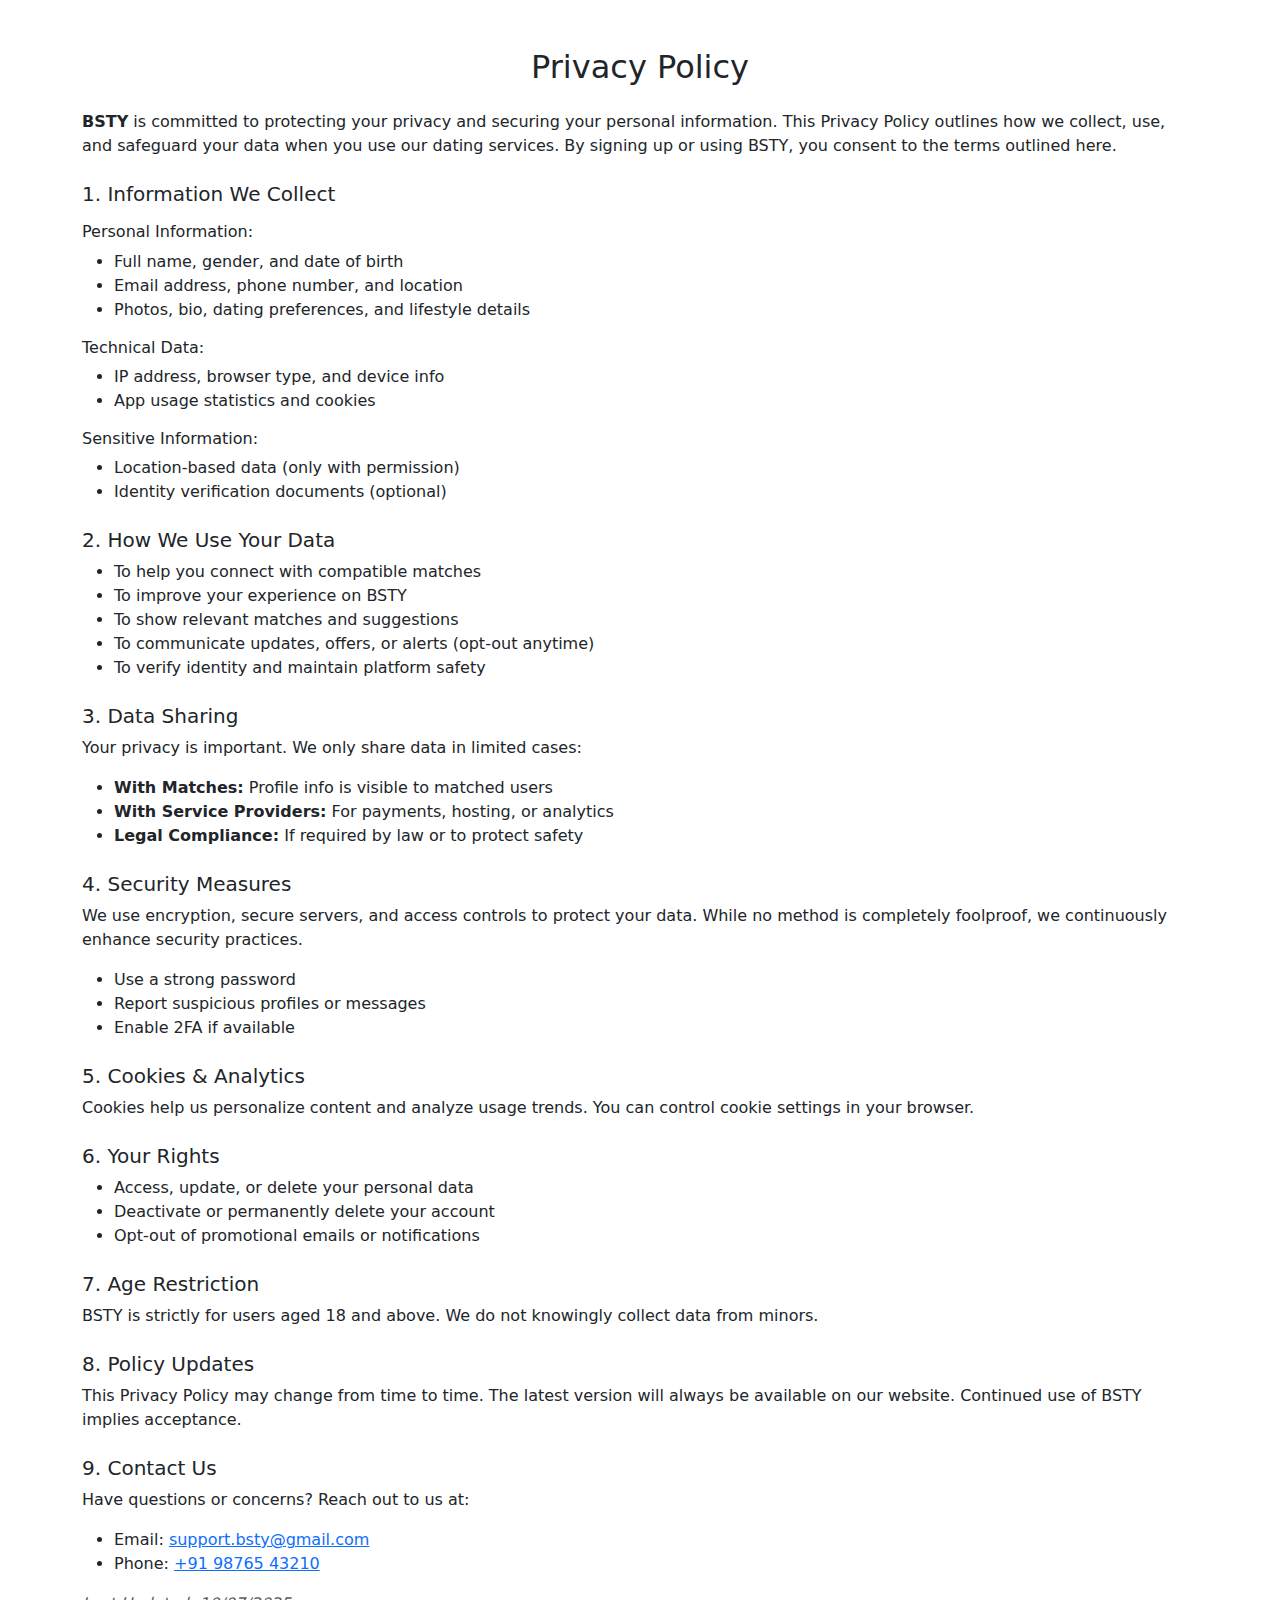
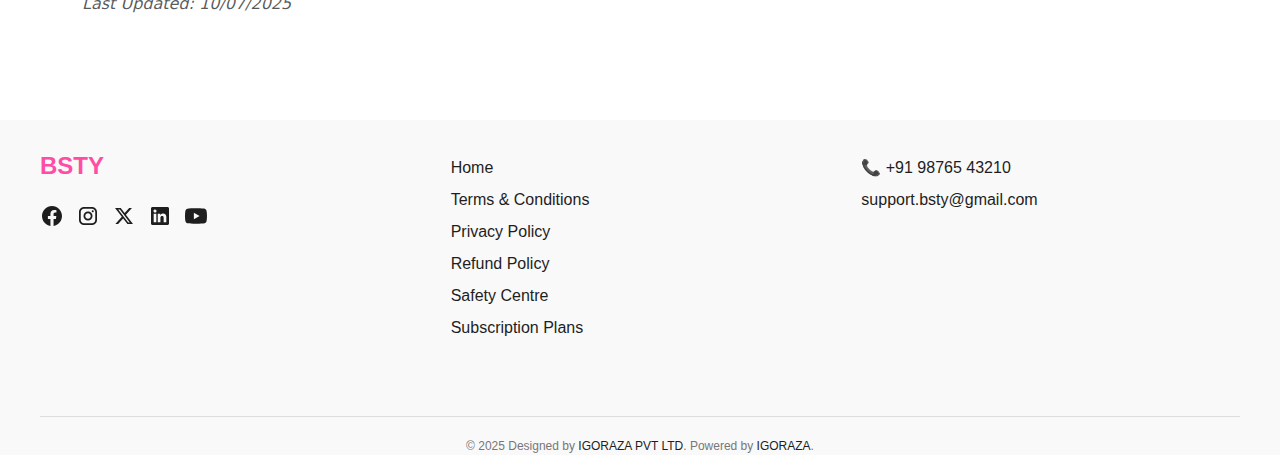
<file: privacypolicy.html>
<!DOCTYPE html>
<html lang="en">

<head>
  <meta charset="utf-8" />
  <meta http-equiv="X-UA-Compatible" content="IE=edge" />
  <title>BSTY – Privacy Policy</title>
  <meta name="viewport" content="width=device-width, initial-scale=1" />

  <!-- SEO Meta -->
  <meta name="description"
    content="BSTY is committed to protecting your privacy. Learn how your personal information is collected, used, and safeguarded on our dating platform." />
  <meta name="keywords" content="BSTY, dating app, privacy policy, user data, secure dating" />
  <meta name="author" content="BSTY" />

  <!-- Open Graph -->
  <meta property="og:title" content="BSTY – Privacy Policy" />
  <meta property="og:description"
    content="Understand how we protect your personal data on BSTY, the modern dating app for genuine connections." />
  <meta property="og:url" content="https://bsty.in" />
  <meta property="og:type" content="website" />
  <meta property="og:image" content="https://bsty.in/images/og-preview.jpg" />

  <!-- Twitter -->
  <meta name="twitter:card" content="summary_large_image" />
  <meta name="twitter:title" content="BSTY – Privacy Policy" />
  <meta name="twitter:description"
    content="BSTY values your privacy. Read how we use and protect your information on our dating platform." />
  <meta name="twitter:image" content="https://bsty.in/images/og-preview.jpg" />

  <link rel="icon" href="images/heart.png" type="image/png" />
  <link href="https://cdn.jsdelivr.net/npm/bootstrap@5.3.3/dist/css/bootstrap.min.css" rel="stylesheet" />
</head>

<body>
  <div class="container py-5">
    <h2 class="mb-4 text-center">Privacy Policy</h2>
    <p><strong>BSTY</strong> is committed to protecting your privacy and securing your personal information. This
      Privacy Policy outlines how we collect, use, and safeguard your data when you use our dating services. By signing
      up or using BSTY, you consent to the terms outlined here.</p>

    <h5 class="mt-4">1. Information We Collect</h5>
    <h6 class="mt-3">Personal Information:</h6>
    <ul>
      <li>Full name, gender, and date of birth</li>
      <li>Email address, phone number, and location</li>
      <li>Photos, bio, dating preferences, and lifestyle details</li>
    </ul>

    <h6 class="mt-3">Technical Data:</h6>
    <ul>
      <li>IP address, browser type, and device info</li>
      <li>App usage statistics and cookies</li>
    </ul>

    <h6 class="mt-3">Sensitive Information:</h6>
    <ul>
      <li>Location-based data (only with permission)</li>
      <li>Identity verification documents (optional)</li>
    </ul>

    <h5 class="mt-4">2. How We Use Your Data</h5>
    <ul>
      <li>To help you connect with compatible matches</li>
      <li>To improve your experience on BSTY</li>
      <li>To show relevant matches and suggestions</li>
      <li>To communicate updates, offers, or alerts (opt-out anytime)</li>
      <li>To verify identity and maintain platform safety</li>
    </ul>

    <h5 class="mt-4">3. Data Sharing</h5>
    <p>Your privacy is important. We only share data in limited cases:</p>
    <ul>
      <li><strong>With Matches:</strong> Profile info is visible to matched users</li>
      <li><strong>With Service Providers:</strong> For payments, hosting, or analytics</li>
      <li><strong>Legal Compliance:</strong> If required by law or to protect safety</li>
    </ul>

    <h5 class="mt-4">4. Security Measures</h5>
    <p>We use encryption, secure servers, and access controls to protect your data. While no method is completely
      foolproof, we continuously enhance security practices.</p>
    <ul>
      <li>Use a strong password</li>
      <li>Report suspicious profiles or messages</li>
      <li>Enable 2FA if available</li>
    </ul>

    <h5 class="mt-4">5. Cookies & Analytics</h5>
    <p>Cookies help us personalize content and analyze usage trends. You can control cookie settings in your browser.
    </p>

    <h5 class="mt-4">6. Your Rights</h5>
    <ul>
      <li>Access, update, or delete your personal data</li>
      <li>Deactivate or permanently delete your account</li>
      <li>Opt-out of promotional emails or notifications</li>
    </ul>

    <h5 class="mt-4">7. Age Restriction</h5>
    <p>BSTY is strictly for users aged 18 and above. We do not knowingly collect data from minors.</p>

    <h5 class="mt-4">8. Policy Updates</h5>
    <p>This Privacy Policy may change from time to time. The latest version will always be available on our website.
      Continued use of BSTY implies acceptance.</p>

    <h5 class="mt-4">9. Contact Us</h5>
    <p>Have questions or concerns? Reach out to us at:</p>
    <ul>
      <li>Email: <a href="mailto:support.bsty@gmail.com">support.bsty@gmail.com</a></li>
      <li>Phone: <a href="tel:+919876543210">+91 98765 43210</a></li>
    </ul>

    <p class="text-muted mt-3"><em>Last Updated: 10/07/2025</em></p>
  </div>

  <!-- Reusable Footer -->
  <footer class="footer-component max-width-full">
    <div class="padding-global">
      <div class="container-large">
        <div class="padding-vertical padding-custom2">
          <div class="footer-grid-layout">

            <!-- LEFT: Logo + Social -->
            <div class="footer-column footer-left">
              <a href="/" class="footer-logo-link w-nav-brand" style="text-decoration: none; color: inherit;">
                <h1 class="logo">BSTY</h1>
              </a>

              <div class="w-layout-grid footer-social-list">
                <div class="icon-embed-xsmall w-embed" style="width: 24px; height: 24px;"> <!-- Facebook -->
                  <svg width="100%" height="100%" viewBox="0 0 24 24" fill="none" xmlns="http://www.w3.org/2000/svg">
                    <path
                      d="M22 12.0611C22 6.50451 17.5229 2 12 2C6.47715 2 2 6.50451 2 12.0611C2 17.0828 5.65684 21.2452 10.4375 22V14.9694H7.89844V12.0611H10.4375V9.84452C10.4375 7.32296 11.9305 5.93012 14.2146 5.93012C15.3088 5.93012 16.4531 6.12663 16.4531 6.12663V8.60261H15.1922C13.95 8.60261 13.5625 9.37822 13.5625 10.1739V12.0611H16.3359L15.8926 14.9694H13.5625V22C18.3432 21.2452 22 17.083 22 12.0611Z"
                      fill="CurrentColor" />
                  </svg>
                </div>

                <div class="icon-embed-xsmall w-embed" style="width: 24px; height: 24px;"> <!-- Instagram -->
                  <svg width="100%" height="100%" viewBox="0 0 24 24" fill="none" xmlns="http://www.w3.org/2000/svg">
                    <path fill-rule="evenodd" clip-rule="evenodd"
                      d="M16 3H8C5.23858 3 3 5.23858 3 8V16C3 18.7614 5.23858 21 8 21H16C18.7614 21 21 18.7614 21 16V8C21 5.23858 18.7614 3 16 3ZM19.25 16C19.2445 17.7926 17.7926 19.2445 16 19.25H8C6.20735 19.2445 4.75549 17.7926 4.75 16V8C4.75549 6.20735 6.20735 4.75549 8 4.75H16C17.7926 4.75549 19.2445 6.20735 19.25 8V16ZM16.75 8.25C17.3023 8.25 17.75 7.80228 17.75 7.25C17.75 6.69772 17.3023 6.25 16.75 6.25C16.1977 6.25 15.75 6.69772 15.75 7.25C15.75 7.80228 16.1977 8.25 16.75 8.25ZM12 7.5C9.51472 7.5 7.5 9.51472 7.5 12C7.5 14.4853 9.51472 16.5 12 16.5C14.4853 16.5 16.5 14.4853 16.5 12C16.5027 10.8057 16.0294 9.65957 15.1849 8.81508C14.3404 7.97059 13.1943 7.49734 12 7.5ZM9.25 12C9.25 13.5188 10.4812 14.75 12 14.75C13.5188 14.75 14.75 13.5188 14.75 12C14.75 10.4812 13.5188 9.25 12 9.25C10.4812 9.25 9.25 10.4812 9.25 12Z"
                      fill="CurrentColor" />
                  </svg>
                </div>

                <div class="icon-embed-xsmall w-embed" style="width: 24px; height: 24px;"> <!-- Twitter -->
                  <svg width="100%" height="100%" viewBox="0 0 24 24" fill="none" xmlns="http://www.w3.org/2000/svg">
                    <path
                      d="M17.1761 4H19.9362L13.9061 10.7774L21 20H15.4456L11.0951 14.4066L6.11723 20H3.35544L9.80517 12.7508L3 4H8.69545L12.6279 9.11262L17.1761 4ZM16.2073 18.3754H17.7368L7.86441 5.53928H6.2232L16.2073 18.3754Z"
                      fill="CurrentColor" />
                  </svg>
                </div>

                <div class="icon-embed-xsmall w-embed" style="width: 24px; height: 24px;"> <!-- LinkedIn -->
                  <svg width="100%" height="100%" viewBox="0 0 24 24" fill="none" xmlns="http://www.w3.org/2000/svg">
                    <path fill-rule="evenodd" clip-rule="evenodd"
                      d="M4.5 3C3.67157 3 3 3.67157 3 4.5V19.5C3 20.3284 3.67157 21 4.5 21H19.5C20.3284 21 21 20.3284 21 19.5V4.5C21 3.67157 20.3284 3 19.5 3H4.5ZM8.52076 7.00272C8.52639 7.95897 7.81061 8.54819 6.96123 8.54397C6.16107 8.53975 5.46357 7.90272 5.46779 7.00413C5.47201 6.15897 6.13998 5.47975 7.00764 5.49944C7.88795 5.51913 8.52639 6.1646 8.52076 7.00272ZM12.2797 9.76176H9.75971H9.7583V18.3216H12.4217V18.1219C12.4217 17.742 12.4214 17.362 12.4211 16.9819V13.9397C12.426 13.6936 12.4372 13.4377 12.5005 13.2028C12.7381 12.3253 13.5271 11.7586 14.4074 11.8979C14.9727 11.9864 15.3467 12.3141 15.5042 12.8471C15.6013 13.1803 15.6449 13.5389 15.6491 13.8863C15.6605 14.9339 15.6589 15.9815 15.6573 17.0292C15.6567 17.3992 15.6561 17.769 15.6561 18.1388V18.3202H18.328V18.1149C18.328 17.6629 18.3278 17.211 18.3275 16.7591C18.327 15.6293 18.3264 14.5001 18.3294 13.3702C18.3308 12.8597 18.276 12.3563 18.1508 11.8627C17.9638 11.1286 17.5771 10.5211 16.9485 10.0824C16.5027 9.77019 16.0133 9.5691 15.4663 9.5466C14.9984 9.52209 14.7141 9.50673 14.4467 9.56066C13.6817 9.71394 13.0096 10.0641 12.5019 10.6814L12.2991 10.9315L12.2797 10.9557V9.76176ZM5.68164 18.3244H8.33242V9.76733H5.68164V18.3244Z"
                      fill="CurrentColor" />
                  </svg>
                </div>

                <div class="icon-embed-xsmall w-embed" style="width: 24px; height: 24px;"> <!-- YouTube -->
                  <svg width="100%" height="100%" viewBox="0 0 24 24" fill="none" xmlns="http://www.w3.org/2000/svg">
                    <path fill-rule="evenodd" clip-rule="evenodd"
                      d="M20.5686 4.77345C21.5163 5.02692 22.2555 5.76903 22.5118 6.71673C23.1821 9.42042 23.1385 14.5321 22.5259 17.278C22.2724 18.2257 21.5303 18.965 20.5826 19.2213C17.9071 19.8831 5.92356 19.8015 3.40294 19.2213C2.45524 18.9678 1.71595 18.2257 1.45966 17.278C0.827391 14.7011 0.871044 9.25144 1.44558 6.73081C1.69905 5.78311 2.44116 5.04382 3.38886 4.78753C6.96561 4.0412 19.2956 4.282 20.5686 4.77345ZM9.86682 8.70227L15.6122 11.9974L9.86682 15.2925V8.70227Z"
                      fill="CurrentColor" />
                  </svg>
                </div>
              </div>
            </div>

            <!-- CENTER: Navigation Links -->
            <div class="footer-column footer-center">
              <a href="/" class="footer-link w--current">Home</a>
              <a href="./terms&conditions.html" class="footer-link">Terms & Conditions</a>
              <a href="./privacypolicy.html" class="footer-link">Privacy Policy</a>
              <a href="./refundpolicy.html" class="footer-link">Refund Policy</a>
              <a href="./safetycentre.html" class="footer-link">Safety Centre</a>
              <a href="./subscription-plans.html" class="footer-link">Subscription Plans</a>
            </div>

            <!-- RIGHT: Contact Info -->
            <div class="footer-column footer-right">
              <p class="footer-link">📞 +91 98765 43210</p>
              <p class="footer-link">support.bsty@gmail.com</p>
            </div>
          </div>
        </div>

        <div class="line-divider"></div>

        <div class="padding-top padding-medium">
          <div class="footer-bottom-wrapper">
            <div class="footer-credit-text">
              © 2025 Designed by
              <a href="https://igoraza.com" target="_blank">IGORAZA PVT LTD</a>. Powered
              by <a href="https://igoraza.com" target="_blank">IGORAZA</a>.
            </div>
          </div>
        </div>
      </div>
    </div>
  </footer>


  <!-- Footer Styles -->
  <style>
    .footer-component {
      background-color: #f9f9f9;
      font-family: 'Segoe UI', sans-serif;
      font-size: 16px;
      color: #1e1e1e;
      margin-top: 40px;
    }

    .padding-global {
      padding: 0 1rem;
    }

    .container-large {
      max-width: 1200px;
      margin: 0 auto;
    }

    .padding-vertical {
      padding-top: 2rem;
      padding-bottom: 2rem;
    }

    .footer-grid-layout {
      display: grid;
      grid-template-columns: repeat(auto-fit, minmax(200px, 1fr));
      gap: 2rem;
      align-items: flex-start;
    }

    .footer-column {
      display: flex;
      flex-direction: column;
    }

    .footer-logo-link h1.logo {
      font-size: 24px;
      font-weight: bold;
      margin-bottom: 12px;
      color: #ff4da6;
    }

    .footer-link {
      color: #1e1e1e;
      text-decoration: none;
      margin: 4px 0;
      transition: color 0.2s ease-in-out;
    }

    .footer-link:hover {
      color: #d32f2f;
    }

    .footer-social-list {
      display: flex;
      gap: 12px;
      margin-top: 10px;
    }

    .line-divider {
      height: 1px;
      background-color: #ddd;
      margin-top: 40px;
    }

    .padding-top.padding-medium {
      padding-top: 20px;
    }

    .footer-bottom-wrapper {
      text-align: center;
    }

    .footer-credit-text {
      font-size: 12px;
      color: #777;
    }

    .footer-credit-text a {
      color: #1e1e1e;
      text-decoration: none;
      font-weight: 500;
    }

    .footer-credit-text a:hover {
      color: #d32f2f;
    }


    .footer-social-list a img {
      width: 20px;
      height: 20px
    }

    .footer-grid-layout {
      display: grid;
      grid-template-columns: 1fr 1fr 1fr;
      gap: 2rem;
      align-items: flex-start;
    }

    .footer-logo-link {
      text-decoration: none;
      color: inherit;
    }

    @media (max-width: 768px) {
      .footer-grid-layout {
        grid-template-columns: 1fr;
        /* Stack all columns vertically */
        text-align: center;
        /* Center-align contents */
      }

      .footer-column {
        align-items: center;
        /* Center content inside each column */
      }

      .footer-social-list {
        justify-content: center;
        flex-wrap: wrap;
      }

      .footer-credit-text {
        font-size: 13px;
        padding: 0 1rem;
      }
    }
  </style>
</body>

</html>
</file>
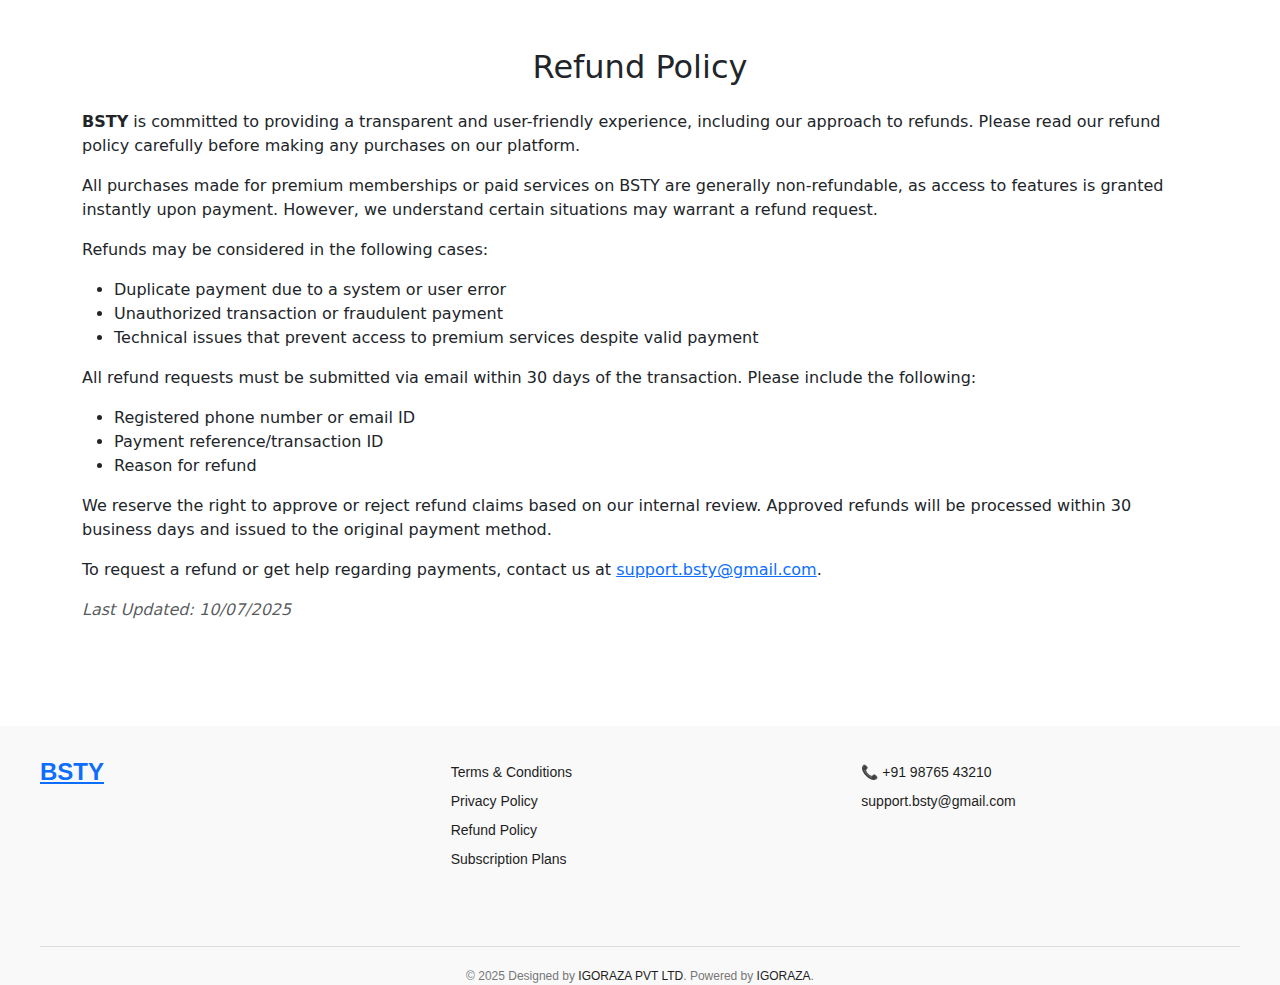
<file: refundpolicy.html>
<!DOCTYPE html>
<html lang="en">
<head>
  <meta charset="utf-8">
  <meta http-equiv="X-UA-Compatible" content="IE=edge">
  <title>BSTY – Refund Policy</title>
  <meta name="viewport" content="width=device-width, initial-scale=1">

  <!-- SEO Meta -->
  <meta name="description" content="Read BSTY's refund policy for premium subscriptions and services. Learn how to request refunds and our terms for eligibility.">
  <meta name="keywords" content="BSTY, dating app, refund policy, subscription, payments, user support">
  <meta name="author" content="BSTY">

  <!-- Open Graph for Social Sharing -->
  <meta property="og:title" content="BSTY – Refund Policy">
  <meta property="og:description" content="Understand the refund policy for BSTY premium features and how to resolve payment concerns.">
  <meta property="og:url" content="https://bsty.in">
  <meta property="og:type" content="website">
  <meta property="og:image" content="https://bsty.in/images/og-preview.jpg">

  <!-- Twitter Card -->
  <meta name="twitter:card" content="summary_large_image">
  <meta name="twitter:title" content="BSTY – Refund Policy">
  <meta name="twitter:description" content="Our refund policy for BSTY subscription and premium plans.">
  <meta name="twitter:image" content="https://bsty.in/images/og-preview.jpg">

  <link href="https://cdn.jsdelivr.net/npm/bootstrap@5.3.0/dist/css/bootstrap.min.css" rel="stylesheet" />
  <link rel="icon" href="images/heart.png" type="image/png">
</head>

<body style="background: #fff; color: #212529;">

	<style>
.footer-component {
  background-color: #f9f9f9;
  font-family: 'Segoe UI', sans-serif;
  font-size: 14px;
  color: #1e1e1e;
  margin-top: 40px;
}

.padding-global {
  padding: 0 1rem;
}

.container-large {
  max-width: 1200px;
  margin: 0 auto;
}

.padding-vertical {
  padding-top: 2rem;
  padding-bottom: 2rem;
}

.footer-grid-layout {
  display: grid;
  grid-template-columns: repeat(auto-fit, minmax(200px, 1fr));
  gap: 2rem;
  align-items: flex-start;
}

.footer-column {
  display: flex;
  flex-direction: column;
}

.footer-logo-link h1.logo {
  font-size: 24px;
  font-weight: bold;
  margin-bottom: 12px;
}

.footer-link {
  color: #1e1e1e;
  text-decoration: none;
  margin: 4px 0;
  transition: color 0.2s ease-in-out;
}

.footer-link:hover {
  color: #d32f2f;
}

.footer-social-list {
  display: flex;
  gap: 12px;
  margin-top: 10px;
}

.icon-embed-xsmall {
  width: 20px;
  height: 20px;
  color: #1e1e1e;
}

.line-divider {
  height: 1px;
  background-color: #ddd;
  margin-top: 40px;
}

.padding-top.padding-medium {
  padding-top: 20px;
}

.footer-bottom-wrapper {
  text-align: center;
}

.footer-credit-text {
  font-size: 12px;
  color: #777;
}

.footer-credit-text a {
  color: #1e1e1e;
  text-decoration: none;
  font-weight: 500;
}

.footer-credit-text a:hover {
  color: #d32f2f;
}



.footer-social-list a img {
  width: 20px;
  height: 20px
}

.footer-grid-layout {
  display: grid;
  grid-template-columns: 1fr 1fr 1fr;
  gap: 2rem;
  align-items: flex-start;
}
</style>
  <div class="container py-5">
    <h2 class="mb-4 text-center">Refund Policy</h2>

    <p><strong>BSTY</strong> is committed to providing a transparent and user-friendly experience, including our approach to refunds. Please read our refund policy carefully before making any purchases on our platform.</p>

    <p>All purchases made for premium memberships or paid services on BSTY are generally non-refundable, as access to features is granted instantly upon payment. However, we understand certain situations may warrant a refund request.</p>

    <p>Refunds may be considered in the following cases:</p>
    <ul>
      <li>Duplicate payment due to a system or user error</li>
      <li>Unauthorized transaction or fraudulent payment</li>
      <li>Technical issues that prevent access to premium services despite valid payment</li>
    </ul>

    <p>All refund requests must be submitted via email within 30 days of the transaction. Please include the following:</p>
    <ul>
      <li>Registered phone number or email ID</li>
      <li>Payment reference/transaction ID</li>
      <li>Reason for refund</li>
    </ul>

    <p>We reserve the right to approve or reject refund claims based on our internal review. Approved refunds will be processed within 30 business days and issued to the original payment method.</p>

    <p>To request a refund or get help regarding payments, contact us at <a href="mailto:support.bsty@gmail.com">support.bsty@gmail.com</a>.</p>

    <p class="mt-3 text-muted"><em>Last Updated: 10/07/2025</em></p>
  </div>

  <!-- Footer -->
  <!-- Updated BSTY Footer -->
  <footer class="footer-component max-width-full">
    <div class="padding-global">
      <div class="container-large">
        <div class="padding-vertical padding-custom2">
          <div class="footer-grid-layout">

			
            <!-- LEFT: Logo + Social -->
            <div class="footer-column footer-left">
              <a href="/" class="footer-logo-link w-nav-brand">
                <h1 class="logo">BSTY</h1>
              </a>
              <div class="w-layout-grid footer-social-list">
                <!-- Social icons here (Facebook, Instagram, etc.) -->
                <!-- Already provided in your input, omitted here for brevity -->
              </div>
            </div>

            <!-- CENTER: Navigation Links -->
            <div class="footer-column footer-center">
              <!-- <a href="/" class="footer-link w--current">Home</a> -->
              <a href="./terms&conditions.html" class="footer-link">Terms & Conditions</a>
              <a href="./privacypolicy.html" class="footer-link">Privacy Policy</a>
              <a href="./refundpolicy.html" class="footer-link">Refund Policy</a>
              <a href="./subscription-plans.html" class="footer-link">Subscription Plans</a>
            </div>

            <!-- RIGHT: Contact Info -->
            <div class="footer-column footer-right">
              <p class="footer-link">📞 +91 98765 43210</p>
              <p class="footer-link">support.bsty@gmail.com</p>
            </div>
          </div>
        </div>

        <div class="line-divider"></div>

        <div class="padding-top padding-medium">
          <div class="footer-bottom-wrapper">
            <div class="footer-credit-text">
              © 2025 Designed by
              <a href="https://igoraza.com" target="_blank">IGORAZA PVT LTD</a>. Powered
              by <a href="https://igoraza.com" target="_blank">IGORAZA</a>.
            </div>
          </div>
        </div>
      </div>
    </div>
  </footer>
</body>
</html>
</file>
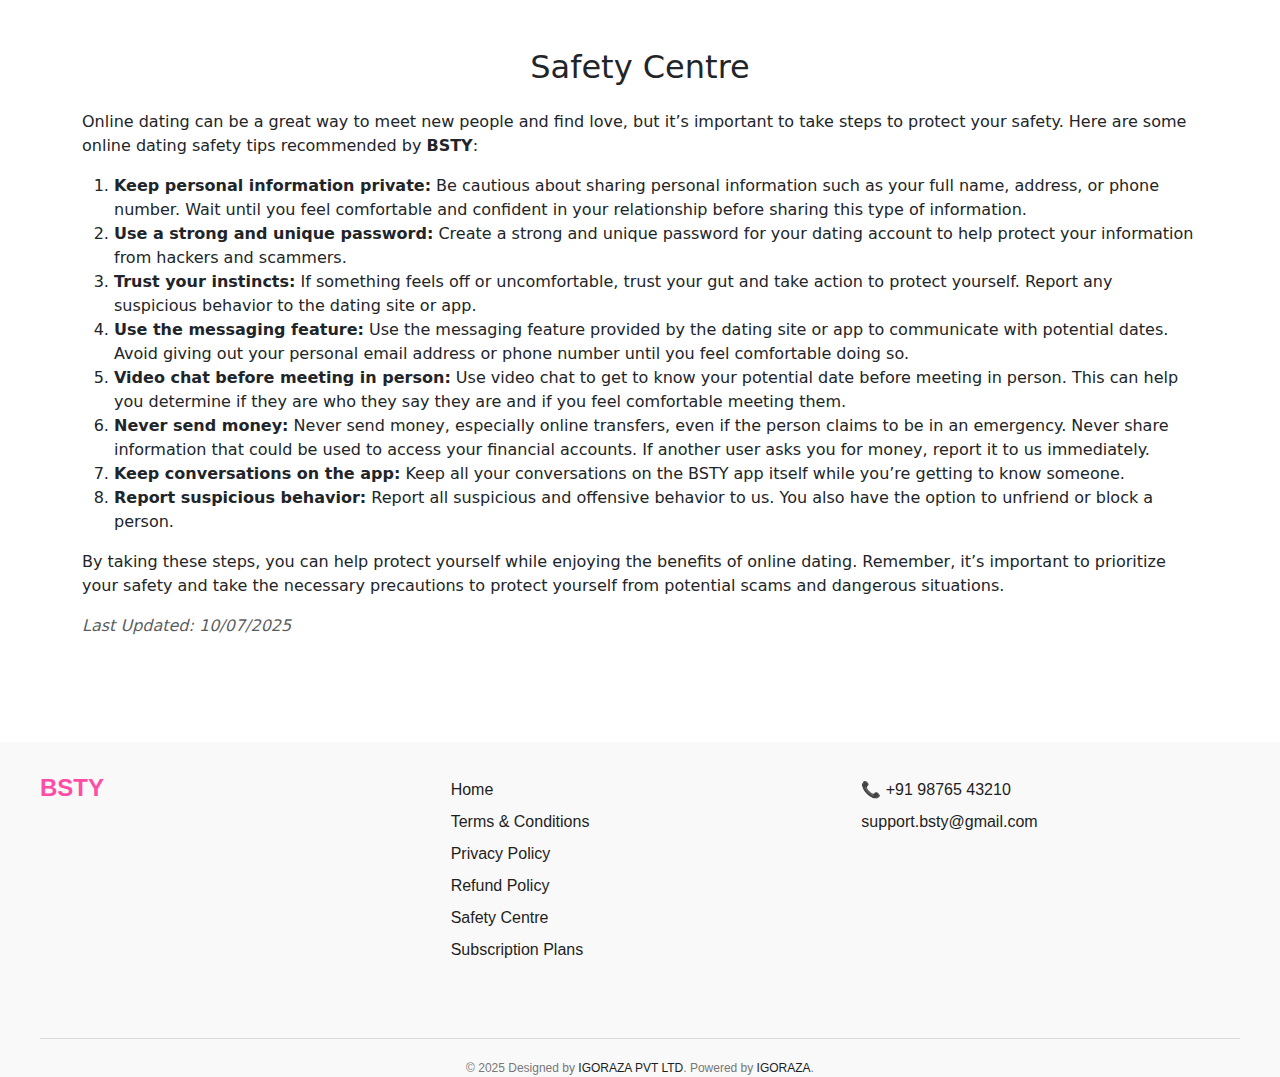
<file: safetycentre.html>
<!DOCTYPE html>
<html lang="en">

<head>
	<meta charset="utf-8">
	<meta http-equiv="X-UA-Compatible" content="IE=edge">
	<title>BSTY – Safety Centre</title>
	<meta name="viewport" content="width=device-width, initial-scale=1">

	<!-- SEO Meta -->
	<meta name="description"
		content="Stay safe while using BSTY. Read our online dating safety centre tips and guidelines to protect yourself while meeting new people.">
	<meta name="keywords" content="BSTY, dating app, safety, online dating tips, protect yourself, BSTY">
	<meta name="author" content="BSTY">

	<!-- Open Graph for Social Sharing -->
	<meta property="og:title" content="BSTY – Safety Centre">
	<meta property="og:description"
		content="Learn online dating safety tips and guidelines with BSTY's Safety Centre. Protect yourself and enjoy a safe dating experience.">
	<meta property="og:url" content="https://bsty.in">
	<meta property="og:type" content="website">
	<meta property="og:image" content="https://bsty.in/images/og-preview.jpg">

	<!-- Twitter Card -->
	<meta name="twitter:card" content="summary_large_image">
	<meta name="twitter:title" content="BSTY – Safety Centre">
	<meta name="twitter:description" content="Read BSTY's online dating safety centre tips to ensure a secure experience.">
	<meta name="twitter:image" content="https://bsty.in/images/og-preview.jpg">

	<link href="https://cdn.jsdelivr.net/npm/bootstrap@5.3.0/dist/css/bootstrap.min.css" rel="stylesheet" />
	<link rel="icon" href="images/heart.png" type="image/png">
</head>

<body style="background: #fff; color: #212529;">

	<!-- Style is reused from refundpolicy page -->
	<style>
		.footer-component {
			background-color: #f9f9f9;
			font-family: 'Segoe UI', sans-serif;
			font-size: 16px;
			color: #1e1e1e;
			margin-top: 40px;
		}

		.padding-global {
			padding: 0 1rem;
		}

		.container-large {
			max-width: 1200px;
			margin: 0 auto;
		}

		.padding-vertical {
			padding-top: 2rem;
			padding-bottom: 2rem;
		}

		.footer-grid-layout {
			display: grid;
			grid-template-columns: repeat(auto-fit, minmax(200px, 1fr));
			gap: 2rem;
			align-items: flex-start;
		}

		.footer-column {
			display: flex;
			flex-direction: column;
		}

		.footer-logo-link h1.logo {
			font-size: 24px;
			font-weight: bold;
			margin-bottom: 12px;
			color: #ff4da6;
		}

		.footer-link {
			color: #1e1e1e;
			text-decoration: none;
			margin: 4px 0;
			transition: color 0.2s ease-in-out;
		}

		.footer-link:hover {
			color: #d32f2f;
		}

		.footer-social-list {
			display: flex;
			gap: 12px;
			margin-top: 10px;
		}

		.line-divider {
			height: 1px;
			background-color: #ddd;
			margin-top: 40px;
		}

		.padding-top.padding-medium {
			padding-top: 20px;
		}

		.footer-bottom-wrapper {
			text-align: center;
		}

		.footer-credit-text {
			font-size: 12px;
			color: #777;
		}

		.footer-credit-text a {
			color: #1e1e1e;
			text-decoration: none;
			font-weight: 500;
		}

		.footer-credit-text a:hover {
			color: #d32f2f;
		}

		.footer-social-list a img {
			width: 20px;
			height: 20px
		}

		.footer-grid-layout {
			display: grid;
			grid-template-columns: 1fr 1fr 1fr;
			gap: 2rem;
			align-items: flex-start;
		}

		.footer-logo-link {
			text-decoration: none;
			color: inherit;
		}

		@media (max-width: 768px) {
			.footer-grid-layout {
				grid-template-columns: 1fr;
				text-align: center;
			}

			.footer-column {
				align-items: center;
			}

			.footer-social-list {
				justify-content: center;
				flex-wrap: wrap;
			}

			.footer-credit-text {
				font-size: 13px;
				padding: 0 1rem;
			}
		}
	</style>

	<div class="container py-5">
		<h2 class="mb-4 text-center">Safety Centre</h2>

		<p>Online dating can be a great way to meet new people and find love, but it’s important to take steps to protect
			your safety. Here are some online dating safety tips recommended by <strong>BSTY</strong>:</p>

		<ol>
			<li><strong>Keep personal information private:</strong> Be cautious about sharing personal information such as
				your full name, address, or phone number. Wait until you feel comfortable and confident in your
				relationship before sharing this type of information.</li>
			<li><strong>Use a strong and unique password:</strong> Create a strong and unique password for your dating
				account to help protect your information from hackers and scammers.</li>
			<li><strong>Trust your instincts:</strong> If something feels off or uncomfortable, trust your gut and take
				action to protect yourself. Report any suspicious behavior to the dating site or app.</li>
			<li><strong>Use the messaging feature:</strong> Use the messaging feature provided by the dating site or app
				to communicate with potential dates. Avoid giving out your personal email address or phone number until you
				feel comfortable doing so.</li>
			<li><strong>Video chat before meeting in person:</strong> Use video chat to get to know your potential date
				before meeting in person. This can help you determine if they are who they say they are and if you feel
				comfortable meeting them.</li>
			<li><strong>Never send money:</strong> Never send money, especially online transfers, even if the person
				claims to be in an emergency. Never share information that could be used to access your financial accounts.
				If another user asks you for money, report it to us immediately.</li>
			<li><strong>Keep conversations on the app:</strong> Keep all your conversations on the BSTY app itself while
				you’re getting to know someone.</li>
			<li><strong>Report suspicious behavior:</strong> Report all suspicious and offensive behavior to us. You also
				have the option to unfriend or block a person.</li>
		</ol>

		<p>By taking these steps, you can help protect yourself while enjoying the benefits of online dating. Remember,
			it’s important to prioritize your safety and take the necessary precautions to protect yourself from potential
			scams and dangerous situations.</p>

		<p class="mt-3 text-muted"><em>Last Updated: 10/07/2025</em></p>
	</div>

	<!-- Footer -->
	<footer class="footer-component max-width-full">
		<div class="padding-global">
			<div class="container-large">
				<div class="padding-vertical padding-custom2">
					<div class="footer-grid-layout">

						<!-- LEFT: Logo + Social -->
						<div class="footer-column footer-left">
							<a href="/" class="footer-logo-link w-nav-brand"
								style="text-decoration: none; color: inherit;">
								<h1 class="logo">BSTY</h1>
							</a>

							<div class="w-layout-grid footer-social-list">
								<!-- same social icons as refund page -->
								<!-- Facebook, Instagram, Twitter, LinkedIn, YouTube -->
								<!-- (reuse the SVGs from refundpolicy.html) -->
							</div>
						</div>

						<!-- CENTER: Navigation Links -->
						<div class="footer-column footer-center">
							<a href="/" class="footer-link w--current">Home</a>
							<a href="./terms&conditions.html" class="footer-link">Terms & Conditions</a>
							<a href="./privacypolicy.html" class="footer-link">Privacy Policy</a>
							<a href="./refundpolicy.html" class="footer-link">Refund Policy</a>
							<a href="./safetycentre.html" class="footer-link">Safety Centre</a>
							<a href="./subscription-plans.html" class="footer-link">Subscription Plans</a>
						</div>

						<!-- RIGHT: Contact Info -->
						<div class="footer-column footer-right">
							<p class="footer-link">📞 +91 98765 43210</p>
							<p class="footer-link">support.bsty@gmail.com</p>
						</div>
					</div>
				</div>

				<div class="line-divider"></div>

				<div class="padding-top padding-medium">
					<div class="footer-bottom-wrapper">
						<div class="footer-credit-text">
							© 2025 Designed by
							<a href="https://igoraza.com" target="_blank">IGORAZA PVT LTD</a>. Powered
							by <a href="https://igoraza.com" target="_blank">IGORAZA</a>.
						</div>
					</div>
				</div>
			</div>
		</div>
	</footer>

</body>

</html>
</file>
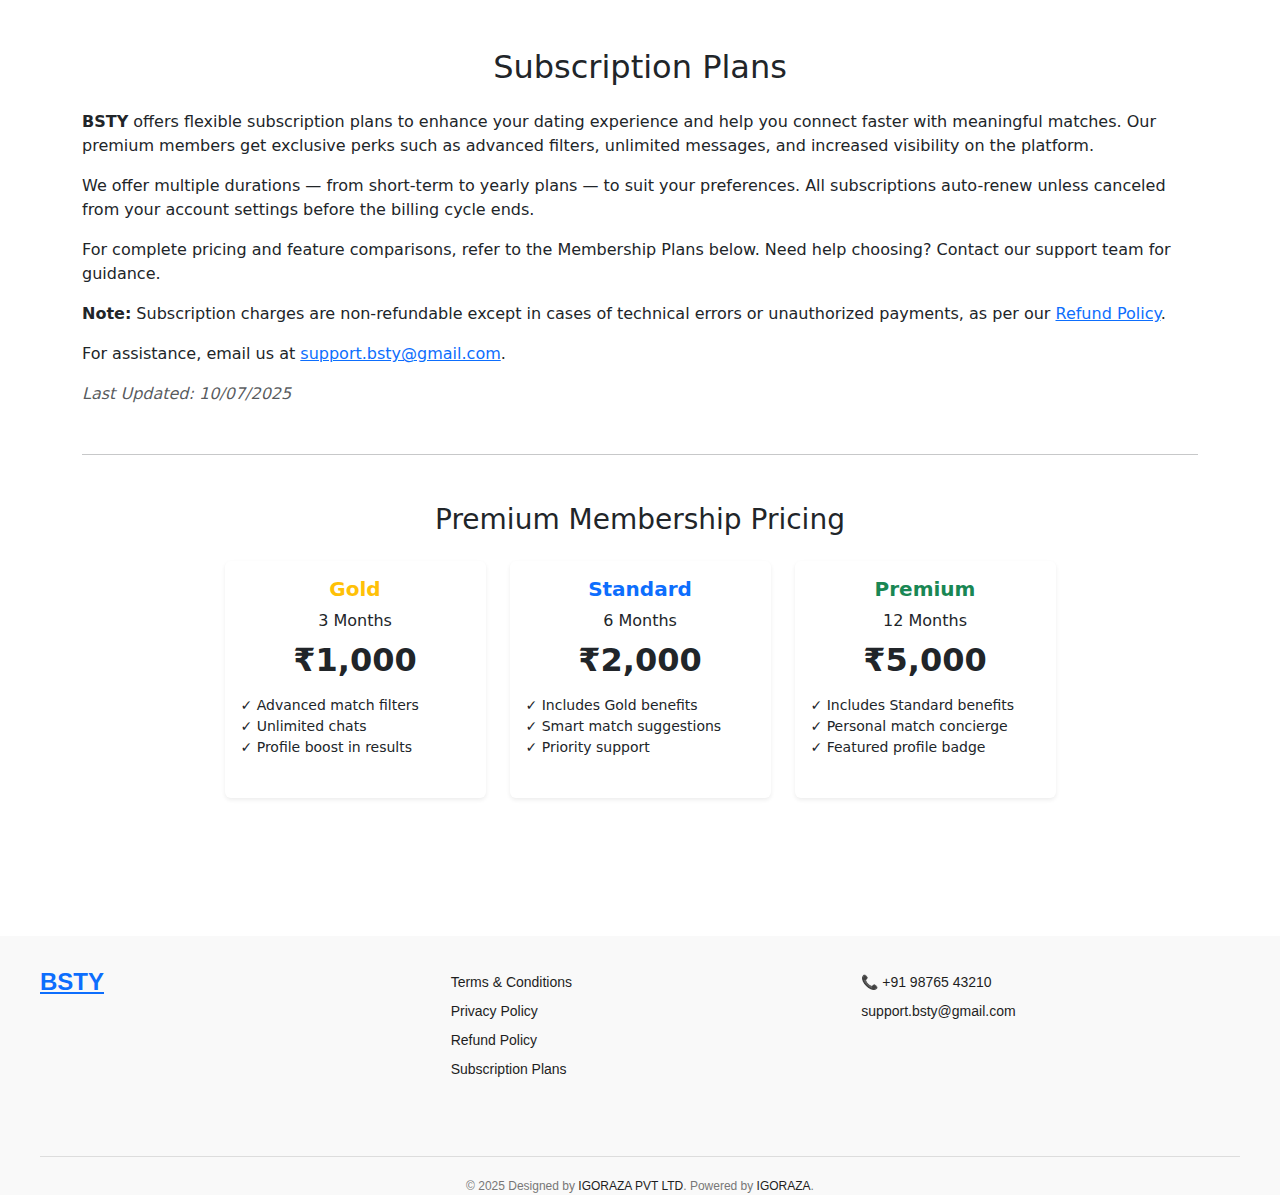
<file: subscription-plans.html>
<!DOCTYPE html>
<html lang="en">
<head>
  <meta charset="utf-8">
  <meta http-equiv="X-UA-Compatible" content="IE=edge">
  <title>BSTY – Subscription Plans for Premium Dating</title>
  <meta name="viewport" content="width=device-width, initial-scale=1">

  <!-- SEO Meta -->
  <meta name="description" content="Choose from BSTY's flexible subscription plans to enjoy exclusive dating features and connect with genuine matches faster.">
  <meta name="keywords" content="BSTY, dating app, subscription plans, premium dating, unlimited messaging, dating memberships">
  <meta name="author" content="BSTY">

  <!-- Open Graph -->
  <meta property="og:title" content="BSTY – Premium Subscription Plans">
  <meta property="og:description" content="Unlock advanced features and meet better matches with BSTY's affordable premium plans.">
  <meta property="og:url" content="https://bsty.in">
  <meta property="og:type" content="website">
  <meta property="og:image" content="https://bsty.in/images/og-preview.jpg">

  <!-- Twitter Card -->
  <meta name="twitter:card" content="summary_large_image">
  <meta name="twitter:title" content="BSTY – Subscription Plans">
  <meta name="twitter:description" content="Access premium BSTY features and find your perfect match faster.">
  <meta name="twitter:image" content="https://bsty.in/images/og-preview.jpg">

  <link href="https://cdn.jsdelivr.net/npm/bootstrap@5.3.0/dist/css/bootstrap.min.css" rel="stylesheet">
  <link rel="icon" href="images/heart.png" type="image/png">
</head>

<body class="bg-white text-dark">

  	<style>
.footer-component {
  background-color: #f9f9f9;
  font-family: 'Segoe UI', sans-serif;
  font-size: 14px;
  color: #1e1e1e;
  margin-top: 40px;
}

.padding-global {
  padding: 0 1rem;
}

.container-large {
  max-width: 1200px;
  margin: 0 auto;
}

.padding-vertical {
  padding-top: 2rem;
  padding-bottom: 2rem;
}

.footer-grid-layout {
  display: grid;
  grid-template-columns: repeat(auto-fit, minmax(200px, 1fr));
  gap: 2rem;
  align-items: flex-start;
}

.footer-column {
  display: flex;
  flex-direction: column;
}

.footer-logo-link h1.logo {
  font-size: 24px;
  font-weight: bold;
  margin-bottom: 12px;
}

.footer-link {
  color: #1e1e1e;
  text-decoration: none;
  margin: 4px 0;
  transition: color 0.2s ease-in-out;
}

.footer-link:hover {
  color: #d32f2f;
}

.footer-social-list {
  display: flex;
  gap: 12px;
  margin-top: 10px;
}

.icon-embed-xsmall {
  width: 20px;
  height: 20px;
  color: #1e1e1e;
}

.line-divider {
  height: 1px;
  background-color: #ddd;
  margin-top: 40px;
}

.padding-top.padding-medium {
  padding-top: 20px;
}

.footer-bottom-wrapper {
  text-align: center;
}

.footer-credit-text {
  font-size: 12px;
  color: #777;
}

.footer-credit-text a {
  color: #1e1e1e;
  text-decoration: none;
  font-weight: 500;
}

.footer-credit-text a:hover {
  color: #d32f2f;
}



.footer-social-list a img {
  width: 20px;
  height: 20px
}

.footer-grid-layout {
  display: grid;
  grid-template-columns: 1fr 1fr 1fr;
  gap: 2rem;
  align-items: flex-start;
}
</style>

  <div class="container py-5">
    <h2 class="mb-4 text-center">Subscription Plans</h2>

    <p><strong>BSTY</strong> offers flexible subscription plans to enhance your dating experience and help you connect faster with meaningful matches. Our premium members get exclusive perks such as advanced filters, unlimited messages, and increased visibility on the platform.</p>

    <p>We offer multiple durations — from short-term to yearly plans — to suit your preferences. All subscriptions auto-renew unless canceled from your account settings before the billing cycle ends.</p>

    <p>For complete pricing and feature comparisons, refer to the Membership Plans below. Need help choosing? Contact our support team for guidance.</p>

    <p><strong>Note:</strong> Subscription charges are non-refundable except in cases of technical errors or unauthorized payments, as per our <a href="refundpolicy.html">Refund Policy</a>.</p>

    <p>For assistance, email us at <a href="mailto:support.bsty@gmail.com">support.bsty@gmail.com</a>.</p>

    <p class="mt-3 text-muted"><em>Last Updated: 10/07/2025</em></p>

    <!-- ▸▸▸ Membership Plans ◂◂◂ -->
    <hr class="my-5">

    <section id="plans">
      <h3 class="text-center mb-4">Premium Membership Pricing</h3>
      <div class="row g-4 justify-content-center">

        <!-- Gold Plan -->
        <div class="col-lg-3 col-md-4">
          <div class="card h-100 shadow-sm border-0">
            <div class="card-body text-center">
              <h5 class="card-title fw-bold text-warning">Gold</h5>
              <p class="card-text mb-2">3 Months</p>
              <h2 class="fw-bold mb-3">₹1,000</h2>
              <ul class="list-unstyled small text-start mb-4">
                <li>✓ Advanced match filters</li>
                <li>✓ Unlimited chats</li>
                <li>✓ Profile boost in results</li>
              </ul>
            </div>
          </div>
        </div>

        <!-- Standard Plan -->
        <div class="col-lg-3 col-md-4">
          <div class="card h-100 shadow-sm border-0">
            <div class="card-body text-center">
              <h5 class="card-title fw-bold text-primary">Standard</h5>
              <p class="card-text mb-2">6 Months</p>
              <h2 class="fw-bold mb-3">₹2,000</h2>
              <ul class="list-unstyled small text-start mb-4">
                <li>✓ Includes Gold benefits</li>
                <li>✓ Smart match suggestions</li>
                <li>✓ Priority support</li>
              </ul>
            </div>
          </div>
        </div>

        <!-- Premium Plan -->
        <div class="col-lg-3 col-md-4">
          <div class="card h-100 shadow-sm border-0">
            <div class="card-body text-center">
              <h5 class="card-title fw-bold text-success">Premium</h5>
              <p class="card-text mb-2">12 Months</p>
              <h2 class="fw-bold mb-3">₹5,000</h2>
              <ul class="list-unstyled small text-start mb-4">
                <li>✓ Includes Standard benefits</li>
                <li>✓ Personal match concierge</li>
                <li>✓ Featured profile badge</li>
              </ul>
            </div>
          </div>
        </div>

      </div>
    </section>
    <!-- ▸▸▸ END PLANS ◂◂◂ -->

  </div>

  <div style="background:#fff;height:50px;"></div>

  <!-- Footer -->
   <footer class="footer-component max-width-full">
    <div class="padding-global">
      <div class="container-large">
        <div class="padding-vertical padding-custom2">
          <div class="footer-grid-layout">

			
            <!-- LEFT: Logo + Social -->
            <div class="footer-column footer-left">
              <a href="/" class="footer-logo-link w-nav-brand">
                <h1 class="logo">BSTY</h1>
              </a>
              <div class="w-layout-grid footer-social-list">
                <!-- Social icons here (Facebook, Instagram, etc.) -->
                <!-- Already provided in your input, omitted here for brevity -->
              </div>
            </div>

            <!-- CENTER: Navigation Links -->
            <div class="footer-column footer-center">
              <!-- <a href="/" class="footer-link w--current">Home</a> -->
              <a href="./terms&conditions.html" class="footer-link">Terms & Conditions</a>
              <a href="./privacypolicy.html" class="footer-link">Privacy Policy</a>
              <a href="./refundpolicy.html" class="footer-link">Refund Policy</a>
              <a href="./subscription-plans.html" class="footer-link">Subscription Plans</a>
            </div>

            <!-- RIGHT: Contact Info -->
            <div class="footer-column footer-right">
              <p class="footer-link">📞 +91 98765 43210</p>
              <p class="footer-link">support.bsty@gmail.com</p>
            </div>
          </div>
        </div>

        <div class="line-divider"></div>

        <div class="padding-top padding-medium">
          <div class="footer-bottom-wrapper">
            <div class="footer-credit-text">
              © 2025 Designed by
              <a href="https://igoraza.com" target="_blank">IGORAZA PVT LTD</a>. Powered
              by <a href="https://igoraza.com" target="_blank">IGORAZA</a>.
            </div>
          </div>
        </div>
      </div>
    </div>
  </footer>

  <script src="https://cdn.jsdelivr.net/npm/bootstrap@5.3.0/dist/js/bootstrap.bundle.min.js"></script>
</body>
</html>
</file>
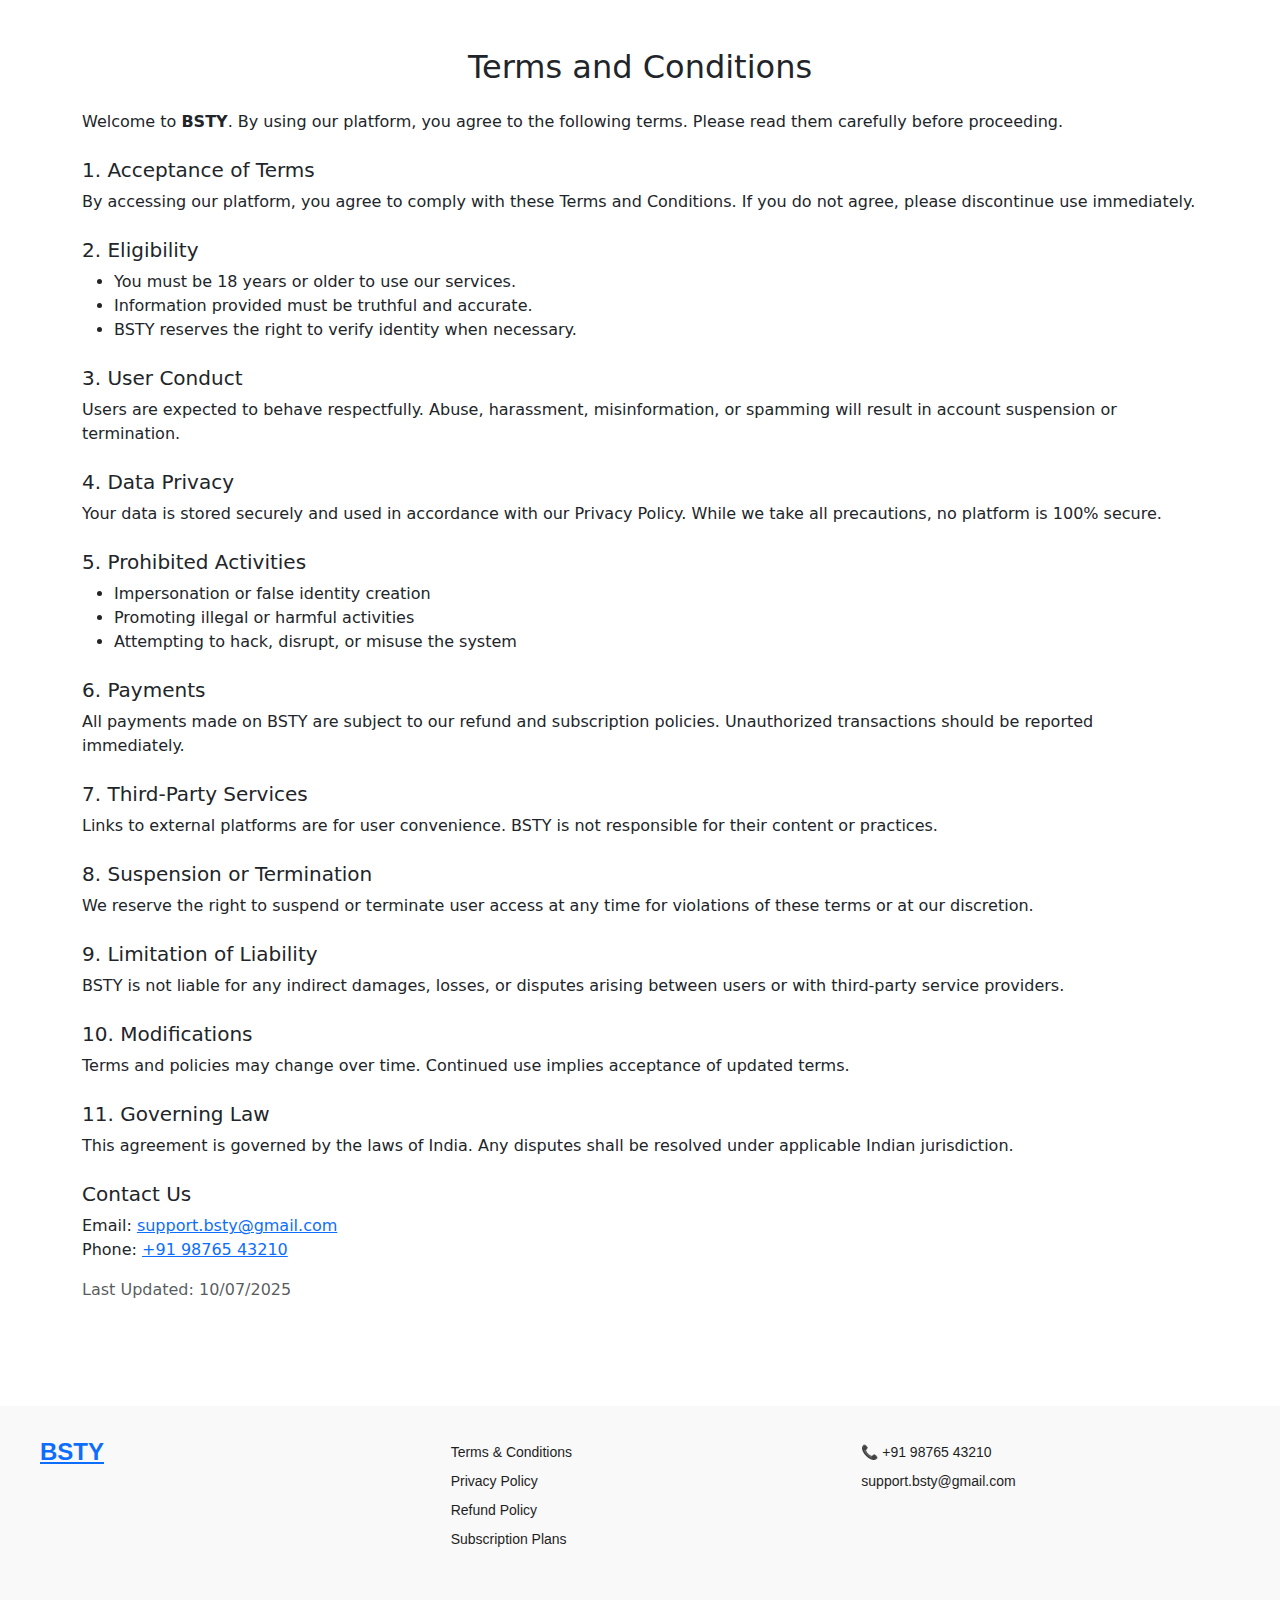
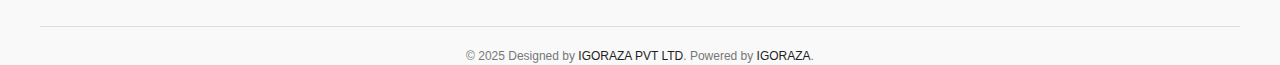
<file: terms&conditions.html>
<!DOCTYPE html>
<html lang="en">
<head>
  <meta charset="utf-8" />
  <meta http-equiv="X-UA-Compatible" content="IE=edge" />
  <title>BSTY – Terms and Conditions</title>
  <meta name="viewport" content="width=device-width, initial-scale=1" />

  <!-- SEO Meta -->
  <meta name="description" content="BSTY connects you to reliable services and products through an easy-to-use platform. Read our terms and conditions here." />
  <meta name="keywords" content="BSTY, platform, services, products, terms and conditions" />
  <meta name="author" content="BSTY" />

  <!-- Open Graph -->
  <meta property="og:title" content="BSTY – Terms and Conditions" />
  <meta property="og:description" content="Review our terms of service for safe and transparent usage." />
  <meta property="og:url" content="https://bsty.in" />
  <meta property="og:type" content="website" />
  <meta property="og:image" content="https://bsty.in/images/og-preview.jpg" />

  <!-- Twitter -->
  <meta name="twitter:card" content="summary_large_image" />
  <meta name="twitter:title" content="BSTY – Terms and Conditions" />
  <meta name="twitter:description" content="Read the terms to use BSTY services safely and confidently." />
  <meta name="twitter:image" content="https://bsty.in/images/og-preview.jpg" />

  <link rel="icon" href="images/heart.png" type="image/png" />
  <link href="https://cdn.jsdelivr.net/npm/bootstrap@5.3.3/dist/css/bootstrap.min.css" rel="stylesheet" />
</head>

<body>
<style>
.footer-component {
  background-color: #f9f9f9;
  font-family: 'Segoe UI', sans-serif;
  font-size: 14px;
  color: #1e1e1e;
  margin-top: 40px;
}

.padding-global {
  padding: 0 1rem;
}

.container-large {
  max-width: 1200px;
  margin: 0 auto;
}

.padding-vertical {
  padding-top: 2rem;
  padding-bottom: 2rem;
}

.footer-grid-layout {
  display: grid;
  grid-template-columns: repeat(auto-fit, minmax(200px, 1fr));
  gap: 2rem;
  align-items: flex-start;
}

.footer-column {
  display: flex;
  flex-direction: column;
}

.footer-logo-link h1.logo {
  font-size: 24px;
  font-weight: bold;
  margin-bottom: 12px;
}

.footer-link {
  color: #1e1e1e;
  text-decoration: none;
  margin: 4px 0;
  transition: color 0.2s ease-in-out;
}

.footer-link:hover {
  color: #d32f2f;
}

.footer-social-list {
  display: flex;
  gap: 12px;
  margin-top: 10px;
}

.icon-embed-xsmall {
  width: 20px;
  height: 20px;
  color: #1e1e1e;
}

.line-divider {
  height: 1px;
  background-color: #ddd;
  margin-top: 40px;
}

.padding-top.padding-medium {
  padding-top: 20px;
}

.footer-bottom-wrapper {
  text-align: center;
}

.footer-credit-text {
  font-size: 12px;
  color: #777;
}

.footer-credit-text a {
  color: #1e1e1e;
  text-decoration: none;
  font-weight: 500;
}

.footer-credit-text a:hover {
  color: #d32f2f;
}



.footer-social-list a img {
  width: 20px;
  height: 20px
}

.footer-grid-layout {
  display: grid;
  grid-template-columns: 1fr 1fr 1fr;
  gap: 2rem;
  align-items: flex-start;
}
</style>



  <div class="container py-5">
    <h2 class="mb-4 text-center">Terms and Conditions</h2>
    <p>Welcome to <strong>BSTY</strong>. By using our platform, you agree to the following terms. Please read them carefully before proceeding.</p>

    <h5 class="mt-4">1. Acceptance of Terms</h5>
    <p>By accessing our platform, you agree to comply with these Terms and Conditions. If you do not agree, please discontinue use immediately.</p>

    <h5 class="mt-4">2. Eligibility</h5>
    <ul>
      <li>You must be 18 years or older to use our services.</li>
      <li>Information provided must be truthful and accurate.</li>
      <li>BSTY reserves the right to verify identity when necessary.</li>
    </ul>

    <h5 class="mt-4">3. User Conduct</h5>
    <p>Users are expected to behave respectfully. Abuse, harassment, misinformation, or spamming will result in account suspension or termination.</p>

    <h5 class="mt-4">4. Data Privacy</h5>
    <p>Your data is stored securely and used in accordance with our Privacy Policy. While we take all precautions, no platform is 100% secure.</p>

    <h5 class="mt-4">5. Prohibited Activities</h5>
    <ul>
      <li>Impersonation or false identity creation</li>
      <li>Promoting illegal or harmful activities</li>
      <li>Attempting to hack, disrupt, or misuse the system</li>
    </ul>

    <h5 class="mt-4">6. Payments</h5>
    <p>All payments made on BSTY are subject to our refund and subscription policies. Unauthorized transactions should be reported immediately.</p>

    <h5 class="mt-4">7. Third-Party Services</h5>
    <p>Links to external platforms are for user convenience. BSTY is not responsible for their content or practices.</p>

    <h5 class="mt-4">8. Suspension or Termination</h5>
    <p>We reserve the right to suspend or terminate user access at any time for violations of these terms or at our discretion.</p>

    <h5 class="mt-4">9. Limitation of Liability</h5>
    <p>BSTY is not liable for any indirect damages, losses, or disputes arising between users or with third-party service providers.</p>

    <h5 class="mt-4">10. Modifications</h5>
    <p>Terms and policies may change over time. Continued use implies acceptance of updated terms.</p>

    <h5 class="mt-4">11. Governing Law</h5>
    <p>This agreement is governed by the laws of India. Any disputes shall be resolved under applicable Indian jurisdiction.</p>

    <h5 class="mt-4">Contact Us</h5>
    <p>
      Email: <a href="mailto:support.bsty@gmail.com">support.bsty@gmail.com</a><br />
      Phone: <a href="tel:+919876543210">+91 98765 43210</a>
    </p>

    <p class="text-muted mt-3">Last Updated: 10/07/2025</p>
  </div>

  <!-- Updated BSTY Footer -->
  <footer class="footer-component max-width-full">
    <div class="padding-global">
      <div class="container-large">
        <div class="padding-vertical padding-custom2">
          <div class="footer-grid-layout">

			
            <!-- LEFT: Logo + Social -->
            <div class="footer-column footer-left">
              <a href="/" class="footer-logo-link w-nav-brand">
                <h1 class="logo">BSTY</h1>
              </a>
              <div class="w-layout-grid footer-social-list">
                <!-- Social icons here (Facebook, Instagram, etc.) -->
                <!-- Already provided in your input, omitted here for brevity -->
              </div>
            </div>

            <!-- CENTER: Navigation Links -->
            <div class="footer-column footer-center">
              <!-- <a href="/" class="footer-link w--current">Home</a> -->
              <a href="./terms&conditions.html" class="footer-link">Terms & Conditions</a>
              <a href="./privacypolicy.html" class="footer-link">Privacy Policy</a>
              <a href="./refundpolicy.html" class="footer-link">Refund Policy</a>
              <a href="./subscription-plans.html" class="footer-link">Subscription Plans</a>
            </div>

            <!-- RIGHT: Contact Info -->
            <div class="footer-column footer-right">
              <p class="footer-link">📞 +91 98765 43210</p>
              <p class="footer-link">support.bsty@gmail.com</p>
            </div>
          </div>
        </div>

        <div class="line-divider"></div>

        <div class="padding-top padding-medium">
          <div class="footer-bottom-wrapper">
            <div class="footer-credit-text">
              © 2025 Designed by
              <a href="https://igoraza.com" target="_blank">IGORAZA PVT LTD</a>. Powered
              by <a href="https://igoraza.com" target="_blank">IGORAZA</a>.
            </div>
          </div>
        </div>
      </div>
    </div>
  </footer>

  <script src="https://cdn.jsdelivr.net/npm/bootstrap@5.3.3/dist/js/bootstrap.bundle.min.js"></script>
</body>
</html>
</file>
